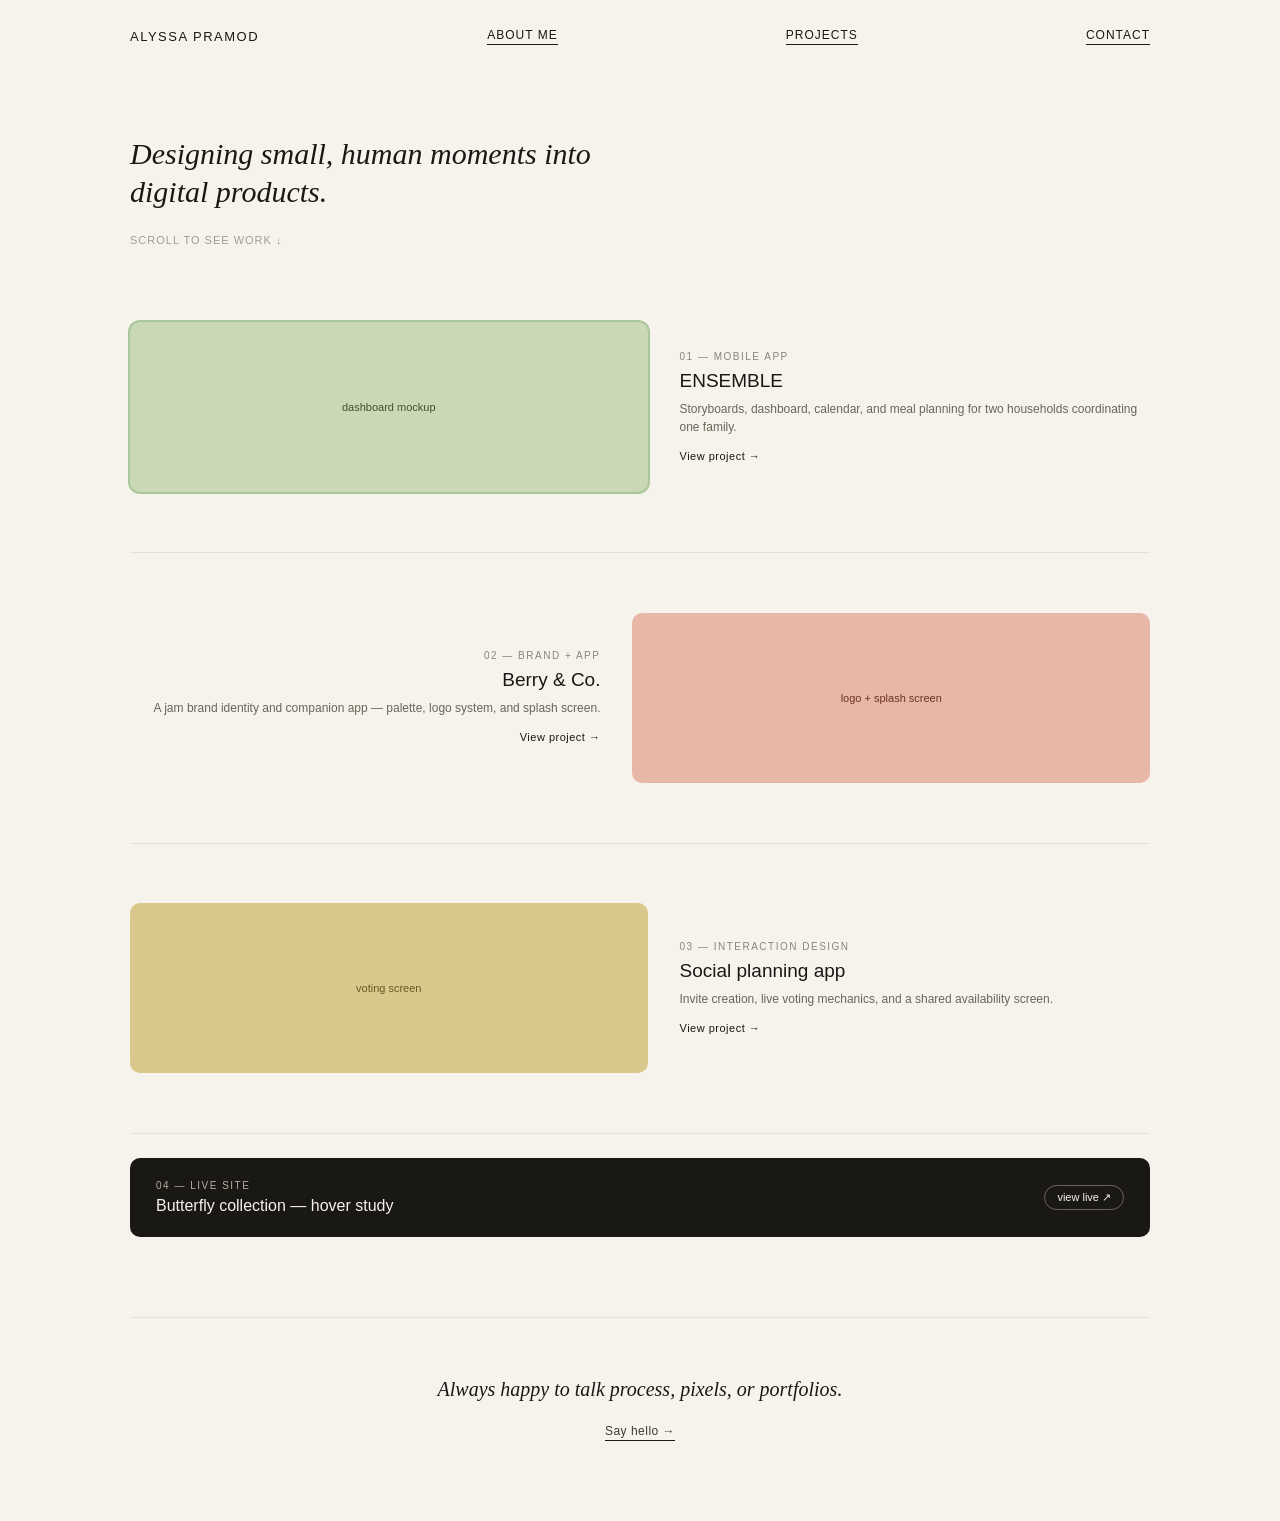
<file: index.html>
<!DOCTYPE html>
<html lang="en">
<head>
  <meta charset="UTF-8">
  <meta name="viewport" content="width=device-width, initial-scale=1.0">
  <title>Alyssa Pramod Portfolio</title>
  <link rel="stylesheet" href="style.css">
</head>
<body>

  <nav class="site-nav">
    <span class="logo">ALYSSA PRAMOD</span>
    <a href="about.html" class="about-link">ABOUT ME</a>
    <a href="projects.html" class="about-link">PROJECTS</a>
    <a href="contact.html" class="about-link">CONTACT</a>
  </nav>

  <section class="hero">
    <h1 class="hero-heading">Designing small, human moments into digital products.</h1>
    <p class="scroll-cue">SCROLL TO SEE WORK ↓</p>
  </section>

  <section class="work-section">

    <a href="family-app.html" class="project-row">
      <div class="project-media project-media--sage">
        <span>dashboard mockup</span>
      </div>
      <div class="project-info">
        <p class="project-number">01 — MOBILE APP</p>
        <h2 class="project-title">ENSEMBLE</h2>
        <p class="project-desc">Storyboards, dashboard, calendar, and meal planning for two households coordinating one family.</p>
        <span class="project-cta">View project →</span>
      </div>
    </a>

    <hr class="row-divider">

    <a href="berry-and-co.html" class="project-row project-row--reverse">
      <div class="project-info">
        <p class="project-number">02 — BRAND + APP</p>
        <h2 class="project-title">Berry & Co.</h2>
        <p class="project-desc">A jam brand identity and companion app — palette, logo system, and splash screen.</p>
        <span class="project-cta">View project →</span>
      </div>
      <div class="project-media project-media--terracotta">
        <span>logo + splash screen</span>
      </div>
    </a>

    <hr class="row-divider">

    <a href="social-app.html" class="project-row">
      <div class="project-media project-media--honey">
        <span>voting screen</span>
      </div>
      <div class="project-info">
        <p class="project-number">03 — INTERACTION DESIGN</p>
        <h2 class="project-title">Social planning app</h2>
        <p class="project-desc">Invite creation, live voting mechanics, and a shared availability screen.</p>
        <span class="project-cta">View project →</span>
      </div>
    </a>

    <hr class="row-divider">

    <a href="butterfly-study.html" class="project-feature">
      <div class="project-feature-info">
        <p class="project-number">04 — LIVE SITE</p>
        <h2 class="project-feature-title">Butterfly collection — hover study</h2>
        <href="https://alyssa1912.github.io/assignment_3/</a>
      </div>
      <span class="pill">view live ↗</span>
    </a>

  </section>

  <footer class="closing">
    <p class="closing-line">Always happy to talk process, pixels, or portfolios.</p>
    <a href="mailto:alyssa.pramod@gmail.com" class="closing-cta">Say hello →</a>
  </footer>

</body>
</html>
</file>
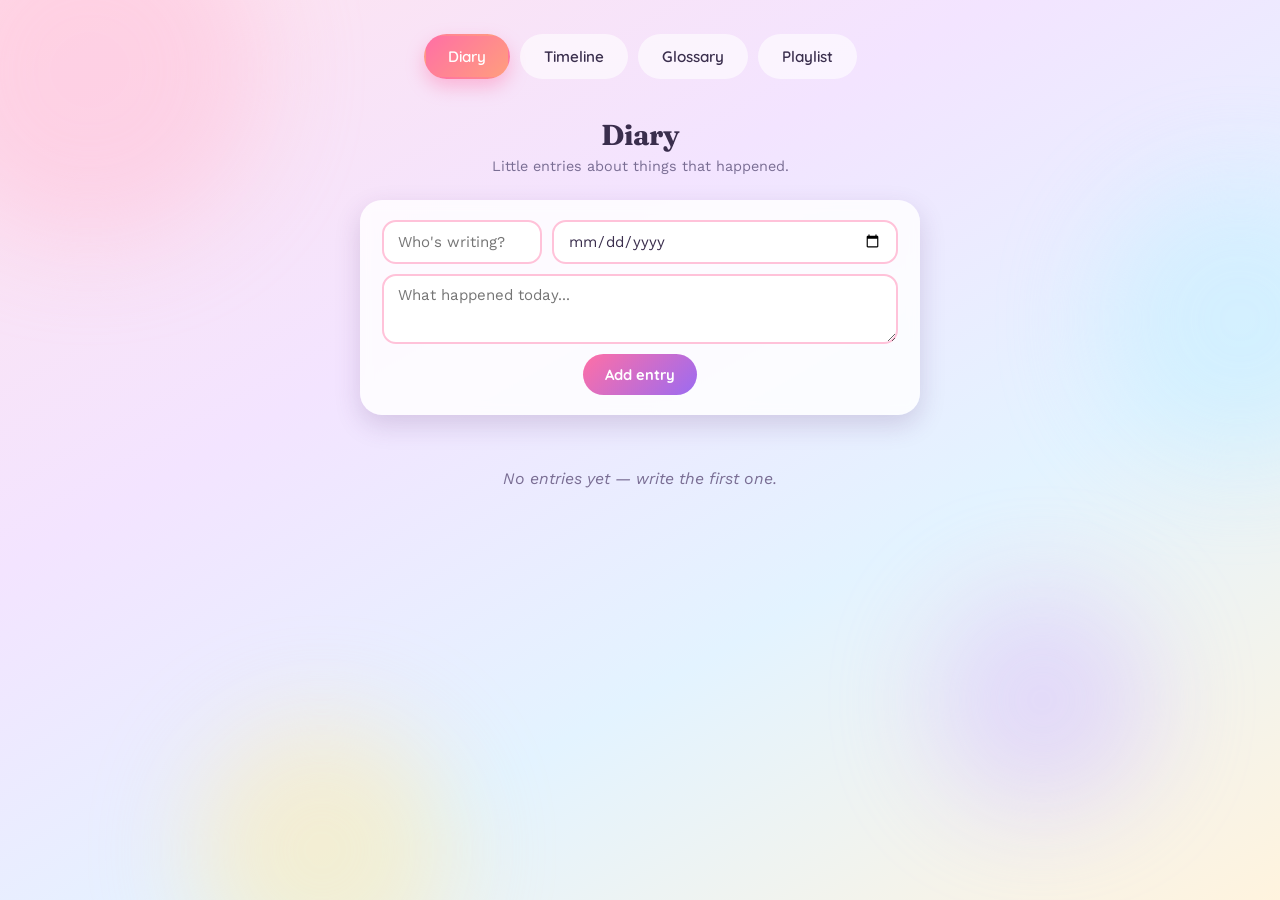
<file: AlyssaPramod/index.html>
<!DOCTYPE html>
<html lang="en">
<head>
<meta charset="UTF-8">
<meta name="viewport" content="width=device-width, initial-scale=1.0">
<title>Our Story</title>
<link rel="preconnect" href="https://fonts.googleapis.com">
<link href="https://fonts.googleapis.com/css2?family=Fraunces:opsz,wght@9..144,500;9..144,600;9..144,700&family=Quicksand:wght@500;600;700&family=Work+Sans:wght@400;500;600&display=swap" rel="stylesheet">
<style>
  :root{
    --pink: #FF6FA5;
    --pink-soft: #FFC2D9;
    --purple: #9B6BF2;
    --purple-soft: #D9C6FF;
    --peach: #FF9E7D;
    --peach-soft: #FFD9C7;
    --yellow: #FFCB4D;
    --yellow-soft: #FFEBB0;
    --blue: #5AC8F2;
    --blue-soft: #C6EEFF;
    --mint: #4DE0C0;
    --ink: #3A2E4D;
    --ink-soft: #7A6E94;
    --card: rgba(255,255,255,0.82);
    --shadow: rgba(90, 50, 110, 0.18);
  }
  *{box-sizing:border-box;}
  html,body{margin:0;padding:0;}
  body{
    min-height:100vh;
    font-family: 'Work Sans', -apple-system, sans-serif;
    color: var(--ink);
    background: linear-gradient(150deg, #FFE3EE 0%, #F3E4FF 35%, #E3F3FF 65%, #FFF3DE 100%);
    overflow-x:hidden;
    position:relative;
  }
  h1,h2,h3,.display{ font-family:'Fraunces', Georgia, serif; color: var(--ink); margin:0; }

  /* floating bubble atmosphere */
  .blob{ position: fixed; border-radius:50%; filter: blur(50px); opacity:0.55; z-index:0; pointer-events:none; }
  .blob1{ width:340px; height:340px; background: var(--pink-soft); top:-100px; left:-80px; animation: float1 22s ease-in-out infinite; }
  .blob2{ width:280px; height:280px; background: var(--blue-soft); top:20%; right:-100px; animation: float2 26s ease-in-out infinite; }
  .blob3{ width:260px; height:260px; background: var(--yellow-soft); bottom:-80px; left:15%; animation: float3 24s ease-in-out infinite; }
  .blob4{ width:220px; height:220px; background: var(--purple-soft); bottom:10%; right:10%; animation: float1 20s ease-in-out infinite reverse; }
  @keyframes float1{ 0%,100%{ transform: translate(0,0); } 50%{ transform: translate(30px, 40px); } }
  @keyframes float2{ 0%,100%{ transform: translate(0,0); } 50%{ transform: translate(-40px, 30px); } }
  @keyframes float3{ 0%,100%{ transform: translate(0,0); } 50%{ transform: translate(25px, -35px); } }
  @media (prefers-reduced-motion: reduce){ .blob{ animation: none !important; } }

  .app{ position:relative; z-index:1; max-width: 920px; margin: 0 auto; padding: 34px 24px 90px; }

  /* nav */
  nav.tabs{
    display:flex; gap:10px; flex-wrap:wrap; justify-content:center;
    margin-bottom: 38px;
  }
  .tab-btn{
    all:unset; cursor:pointer;
    font-family:'Quicksand', sans-serif;
    font-weight:600; font-size:0.95rem;
    padding: 11px 22px;
    border-radius: 999px;
    color: var(--ink);
    background: rgba(255,255,255,0.6);
    border: 2px solid transparent;
    transition: transform .15s ease, box-shadow .15s ease;
  }
  .tab-btn:hover{ transform: translateY(-2px); }
  .tab-btn.active[data-screen="diary"]{ background: linear-gradient(135deg, var(--pink), var(--peach)); color:#fff; box-shadow: 0 8px 18px rgba(255,111,165,0.4); }
  .tab-btn.active[data-screen="timeline"]{ background: linear-gradient(135deg, var(--purple), var(--pink)); color:#fff; box-shadow: 0 8px 18px rgba(155,107,242,0.4); }
  .tab-btn.active[data-screen="glossary"]{ background: linear-gradient(135deg, var(--yellow), var(--peach)); color:#fff; box-shadow: 0 8px 18px rgba(255,203,77,0.4); }
  .tab-btn.active[data-screen="playlist"]{ background: linear-gradient(135deg, var(--blue), var(--mint)); color:#fff; box-shadow: 0 8px 18px rgba(90,200,242,0.4); }

  .screen{ display:none; animation: rise .5s ease; }
  .screen.active{ display:block; }
  @keyframes rise{ from{ opacity:0; transform: translateY(10px);} to{opacity:1; transform:translateY(0);} }

  h2{ font-size:1.8rem; text-align:center; }
  .eyebrow-note{ text-align:center; color: var(--ink-soft); font-size:0.9rem; margin: 6px 0 26px; }

  /* forms */
  .add-form{
    display:flex; flex-direction:column; gap:10px; margin: 0 auto 34px;
    background: var(--card); backdrop-filter: blur(6px);
    border-radius: 22px; padding: 20px 22px;
    box-shadow: 0 10px 26px var(--shadow);
    max-width: 560px;
  }
  .add-form .row{ display:flex; gap:10px; flex-wrap:wrap; }
  .add-form input, .add-form textarea{
    font-family:'Work Sans', sans-serif;
    border: 2px solid var(--pink-soft);
    border-radius: 14px;
    padding: 10px 14px;
    font-size:0.94rem;
    background: #fff;
    color: var(--ink);
    flex:1; min-width:140px;
  }
  .add-form textarea{ min-height:70px; resize:vertical; }
  .add-form input:focus, .add-form textarea:focus{ outline:2px solid var(--purple); outline-offset:1px; border-color: var(--purple); }
  .btn{
    all:unset; cursor:pointer;
    font-family:'Quicksand', sans-serif; font-weight:700; font-size:0.92rem;
    padding: 11px 22px; border-radius: 999px; align-self:center;
    color:#fff;
    background: linear-gradient(135deg, var(--pink), var(--purple));
    transition: transform .15s ease;
  }
  .btn:hover{ transform: translateY(-2px) scale(1.02); }
  .btn:focus-visible{ outline:2px solid var(--ink); outline-offset:2px; }

  .empty{ text-align:center; color: var(--ink-soft); font-style:italic; padding: 20px 4px; }

  /* diary */
  .diary-entry{
    background: var(--card); backdrop-filter: blur(6px);
    border-radius: 20px; padding: 18px 22px; margin: 0 auto 16px; max-width: 560px;
    box-shadow: 0 8px 20px var(--shadow);
    border-left: 6px solid var(--pink);
  }
  .diary-entry:nth-child(3n+2){ border-left-color: var(--purple); }
  .diary-entry:nth-child(3n){ border-left-color: var(--blue); }
  .diary-entry .meta{ display:flex; justify-content:space-between; font-size:0.8rem; color:var(--ink-soft); margin-bottom:8px; }
  .diary-entry .author{ color: var(--pink); font-weight:700; }
  .diary-entry p{ margin:0; line-height:1.55; }
  .del-x{ all:unset; cursor:pointer; color: var(--ink-soft); font-size:0.78rem; }
  .del-x:hover{ color: var(--pink); }

  /* ---------- TIMELINE: growing bubble path ---------- */
  .tl-wrap{ position:relative; max-width: 640px; margin: 0 auto; padding: 10px 0 30px; }
  .tl-line{
    position:absolute; left:50%; top:0; bottom:0; width:6px; transform: translateX(-50%);
    background: linear-gradient(to bottom, var(--pink), var(--purple), var(--blue), var(--mint), var(--yellow), var(--pink));
    background-size: 100% 400%;
    border-radius: 999px;
    animation: flow 14s linear infinite;
  }
  @keyframes flow{ 0%{ background-position: 0 0; } 100%{ background-position: 0 100%; } }
  @media (prefers-reduced-motion: reduce){ .tl-line{ animation:none; } }

  .tl-item{ position:relative; display:flex; margin-bottom: 44px; align-items:flex-start; }
  .tl-item.left{ justify-content: flex-end; padding-right: calc(50% + 30px); }
  .tl-item.right{ justify-content: flex-start; padding-left: calc(50% + 30px); }
  .tl-node{
    position:absolute; left:50%; top:6px; transform: translateX(-50%);
    width: 26px; height:26px; border-radius:50%;
    border: 4px solid #fff;
    box-shadow: 0 4px 12px var(--shadow);
    z-index:2;
  }
  .tl-bubble{
    position:relative;
    background: var(--card); backdrop-filter: blur(6px);
    border-radius: 26px 26px 26px 4px;
    padding: 16px 20px; max-width: 260px;
    box-shadow: 0 10px 24px var(--shadow);
  }
  .tl-item.left .tl-bubble{ border-radius: 26px 26px 4px 26px; }
  .tl-date{ font-family:'Quicksand', sans-serif; font-size:0.75rem; font-weight:700; color: var(--purple); }
  .tl-title{ font-family:'Fraunces', serif; font-size:1.15rem; margin: 3px 0 4px; }
  .tl-desc{ color: var(--ink-soft); font-size:0.88rem; line-height:1.5; }
  .tl-del{ position:absolute; top:8px; right:12px; }
  @media (max-width: 640px){
    .tl-line{ left: 22px; }
    .tl-node{ left:22px; }
    .tl-item.left, .tl-item.right{ justify-content:flex-start; padding-left: 56px; padding-right:0; }
    .tl-item.left .tl-bubble{ border-radius: 4px 26px 26px 26px; }
  }

  /* glossary */
  .glossary-grid{ display:grid; grid-template-columns: 1fr 1fr; gap:16px; max-width:700px; margin: 0 auto; }
  .term-card{
    background: var(--card); backdrop-filter: blur(6px);
    border-radius: 20px; padding: 16px 18px;
    box-shadow: 0 8px 20px var(--shadow);
    border-top: 5px solid var(--yellow);
  }
  .term-card:nth-child(3n+2){ border-top-color: var(--pink); }
  .term-card:nth-child(3n){ border-top-color: var(--blue); }
  .term-card .term{ font-family:'Fraunces', serif; font-weight:600; font-size:1.05rem; }
  .term-card .def{ color: var(--ink-soft); font-size:0.88rem; margin-top:4px; line-height:1.45; }
  @media (max-width:640px){ .glossary-grid{ grid-template-columns:1fr; } }

  /* playlist wall */
  .wall{ display:grid; grid-template-columns: repeat(auto-fill, minmax(160px,1fr)); gap:20px; max-width:760px; margin:0 auto; }
.cover{
    position:relative;
    aspect-ratio:1;
    border-radius:25px;
    overflow:hidden;
    box-shadow:0 10px 22px var(--shadow);
    display:flex;
    align-items:flex-end;
    padding:16px;
    background-size:cover;
    background-position:center;
    isolation:isolate;
}

.cover::after{
    content:'';
    position:absolute;
    inset:0;
    background:linear-gradient(
        to top,
        rgba(30,20,40,0.8) 0%,
        rgba(30,20,40,0.2) 55%,
        rgba(30,20,40,0) 100%
    );
    z-index:0;
}

.cover .txt{
    position:relative;
    z-index:2;
    color:#fff;
    text-shadow:0 1px 5px rgba(0,0,0,0.35);
}

.cover .song{
    font-family:'Fraunces', serif;
    font-weight:600;
    font-size:0.95rem;
    line-height:1.2;
}

.cover .artist{
    font-size:0.72rem;
    opacity:0.9;
    margin-top:3px;
}

.cover .del-x{
    position:absolute;
    top:10px;
    right:10px;
    z-index:3;

    width:30px;
    height:30px;
    border-radius:50%;

    display:flex;
    align-items:center;
    justify-content:center;

    background:rgba(255,255,255,0.9);
    color:var(--ink);

    font-family:'Quicksand', sans-serif;
    font-size:18px;
    font-weight:700;

    box-shadow:0 3px 10px rgba(0,0,0,0.2);
}

.cover .del-x:hover{
    background:#fff;
    color:var(--pink);
    transform:scale(1.08);
}


  .cover .txt{ position:relative; z-index:1; color:#fff; }
  .cover .song{ font-family:'Fraunces', serif; font-weight:600; font-size:0.9rem; line-height:1.2; }
  .cover .artist{ font-size:0.72rem; opacity:0.9; margin-top:2px; }
  .cover .del-x{ position:absolute; top:10px; right:14px; color: rgba(255,255,255,0.85); z-index:2; }

  ::selection{ background: var(--yellow); color: var(--ink); }
</style>
</head>
<body>

<div class="blob blob1"></div>
<div class="blob blob2"></div>
<div class="blob blob3"></div>
<div class="blob blob4"></div>

<div class="app">
  <nav class="tabs">
    <button class="tab-btn active" data-screen="diary">Diary</button>
    <button class="tab-btn" data-screen="timeline">Timeline</button>
    <button class="tab-btn" data-screen="glossary">Glossary</button>
    <button class="tab-btn" data-screen="playlist">Playlist</button>
  </nav>

  <!-- DIARY -->
  <section class="screen active" id="screen-diary">
    <h2>Diary</h2>
    <div class="eyebrow-note">Little entries about things that happened.</div>
    <div class="add-form">
      <div class="row">
        <input id="d-author" placeholder="Who's writing?" style="max-width:160px;">
        <input id="d-date" type="date">
      </div>
      <textarea id="d-text" placeholder="What happened today..."></textarea>
      <button class="btn" id="d-add">Add entry</button>
    </div>
    <div id="diary-list"></div>
  </section>

  <!-- TIMELINE -->
  <section class="screen" id="screen-timeline">
    <h2>Timeline</h2>
    <div class="eyebrow-note">Watch it grow every time you add a milestone.</div>
    <div class="add-form">
      <div class="row">
        <input id="t-title" placeholder="Milestone (e.g. First trip)" style="max-width:220px;">
        <input id="t-date" type="date">
      </div>
      <textarea id="t-desc" placeholder="A little detail about it (optional)"></textarea>
      <button class="btn" id="t-add">Add milestone</button>
    </div>
    <div class="tl-wrap" id="timeline-wrap">
      <div class="tl-line" id="tl-line" style="display:none;"></div>
      <div id="timeline-list"></div>
    </div>
  </section>

  <!-- GLOSSARY -->
  <section class="screen" id="screen-glossary">
    <h2>Glossary</h2>
    <div class="eyebrow-note">The words and jokes only the two of you would understand.</div>
    <div class="add-form">
      <div class="row">
        <input id="g-term" placeholder="Term or phrase" style="max-width:220px;">
      </div>
      <textarea id="g-def" placeholder="What it means / where it came from"></textarea>
      <button class="btn" id="g-add">Add to glossary</button>
    </div>
    <div class="glossary-grid" id="glossary-list"></div>
  </section>

  <!-- PLAYLIST -->
  <section class="screen" id="screen-playlist">
    <h2>Playlist</h2>
    <div class="eyebrow-note">Add a song and it joins the wall as its own little cover.</div>
    <div class="add-form">
      <div class="row">
        <input id="p-song" placeholder="Song title" style="max-width:220px;">
        <input id="p-artist" placeholder="Artist" style="max-width:180px;">
      </div>
      <button class="btn" id="p-add">Add song</button>
    </div>
    <div class="wall" id="playlist-wall"></div>
  </section>

</div>

<script>
function getData(key, fallback){
  try {
    const data = localStorage.getItem(key);
    return data ? JSON.parse(data) : fallback;
  } catch(e) {
    console.error('storage get failed', e);
    return fallback;
  }
}

function setData(key, value){
  try {
    localStorage.setItem(key, JSON.stringify(value));
  } catch(e) {
    console.error('storage set failed', e);
  }
}

document.querySelectorAll('.tab-btn').forEach(btn=>{
  btn.addEventListener('click', ()=>{
    document.querySelectorAll('.tab-btn').forEach(b=>b.classList.remove('active'));
    document.querySelectorAll('.screen').forEach(s=>s.classList.remove('active'));
    btn.classList.add('active');
    document.getElementById('screen-' + btn.dataset.screen).classList.add('active');
  });
});

const bubbleColors = ['#FF6FA5','#9B6BF2','#5AC8F2','#4DE0C0','#FFCB4D','#FF9E7D'];

// ---------- diary ----------
async function renderDiary(){
  const entries = await getData('diary-entries', []);
  const list = document.getElementById('diary-list');
  if(entries.length === 0){ list.innerHTML = '<div class="empty">No entries yet — write the first one.</div>'; return; }
  const sorted = [...entries].sort((a,b)=> (b.date||'').localeCompare(a.date||''));
  list.innerHTML = sorted.map(e => `
    <div class="diary-entry">
      <div class="meta">
        <span><span class="author">${escapeHtml(e.author||'Someone')}</span> · ${formatDate(e.date)}</span>
        <button class="del-x" data-id="${e.id}">remove</button>
      </div>
      <p>${escapeHtml(e.text)}</p>
    </div>
  `).join('');
  list.querySelectorAll('.del-x').forEach(btn=>{
    btn.addEventListener('click', async ()=>{
      const all = await getData('diary-entries', []);
      await setData('diary-entries', all.filter(x=>x.id !== btn.dataset.id));
      renderDiary();
    });
  });
}
document.getElementById('d-add').addEventListener('click', async ()=>{
  const author = document.getElementById('d-author').value.trim();
  const date = document.getElementById('d-date').value;
  const text = document.getElementById('d-text').value.trim();
  if(!text) return;
  const all = await getData('diary-entries', []);
  all.push({ id: crypto.randomUUID(), author, date, text });
  await setData('diary-entries', all);
  document.getElementById('d-author').value='';
  document.getElementById('d-text').value='';
  renderDiary();
});

// ---------- timeline (growing bubble path) ----------
async function renderTimeline(){
  const items = await getData('timeline-milestones', []);
  const list = document.getElementById('timeline-list');
  const line = document.getElementById('tl-line');
  if(items.length === 0){
    line.style.display = 'none';
    list.innerHTML = '<div class="empty">No milestones yet — add the first one and the timeline will start growing.</div>';
    return;
  }
  line.style.display = 'block';
  const sorted = [...items].sort((a,b)=> (a.date||'').localeCompare(b.date||''));
  list.innerHTML = sorted.map((m, i) => {
    const side = i % 2 === 0 ? 'left' : 'right';
    const color = bubbleColors[i % bubbleColors.length];
    return `
    <div class="tl-item ${side}">
      <div class="tl-node" style="background:${color};"></div>
      <div class="tl-bubble">
        <button class="del-x tl-del" data-id="${m.id}">×</button>
        <div class="tl-date">${formatDate(m.date)}</div>
        <div class="tl-title">${escapeHtml(m.title)}</div>
        ${m.desc ? `<div class="tl-desc">${escapeHtml(m.desc)}</div>` : ''}
      </div>
    </div>`;
  }).join('');
  list.querySelectorAll('.del-x').forEach(btn=>{
    btn.addEventListener('click', async ()=>{
      const all = await getData('timeline-milestones', []);
      await setData('timeline-milestones', all.filter(x=>x.id !== btn.dataset.id));
      renderTimeline();
    });
  });
}
document.getElementById('t-add').addEventListener('click', async ()=>{
  const title = document.getElementById('t-title').value.trim();
  const date = document.getElementById('t-date').value;
  const desc = document.getElementById('t-desc').value.trim();
  if(!title) return;
  const all = await getData('timeline-milestones', []);
  all.push({ id: crypto.randomUUID(), title, date, desc });
  await setData('timeline-milestones', all);
  document.getElementById('t-title').value='';
  document.getElementById('t-desc').value='';
  renderTimeline();
});

// ---------- glossary ----------
async function renderGlossary(){
  const terms = await getData('glossary-terms', []);
  const list = document.getElementById('glossary-list');
  if(terms.length === 0){ list.innerHTML = '<div class="empty">No entries yet — add your first inside joke.</div>'; return; }
  const sorted = [...terms].sort((a,b)=> a.term.localeCompare(b.term));
  list.innerHTML = sorted.map(t => `
    <div class="term-card">
      <div class="term">${escapeHtml(t.term)} <button class="del-x" data-id="${t.id}" style="float:right;">×</button></div>
      <div class="def">${escapeHtml(t.def)}</div>
    </div>
  `).join('');
  list.querySelectorAll('.del-x').forEach(btn=>{
    btn.addEventListener('click', async (e)=>{
      e.stopPropagation();
      const all = await getData('glossary-terms', []);
      await setData('glossary-terms', all.filter(x=>x.id !== btn.dataset.id));
      renderGlossary();
    });
  });
}
document.getElementById('g-add').addEventListener('click', async ()=>{
  const term = document.getElementById('g-term').value.trim();
  const def = document.getElementById('g-def').value.trim();
  if(!term || !def) return;
  const all = await getData('glossary-terms', []);
  all.push({ id: crypto.randomUUID(), term, def });
  await setData('glossary-terms', all);
  document.getElementById('g-term').value='';
  document.getElementById('g-def').value='';
  renderGlossary();
});

// ---------- playlist wall ----------
const coverPalettes = [
  ['#FF6FA5', '#9B6BF2'],
  ['#5AC8F2', '#4DE0C0'],
  ['#FFCB4D', '#FF9E7D'],
  ['#9B6BF2', '#5AC8F2'],
  ['#FF9E7D', '#FF6FA5'],
  ['#4DE0C0', '#5AC8F2']
];
function hashStr(str){ let h=0; for(let i=0;i<str.length;i++){ h=(h*31+str.charCodeAt(i))>>>0; } return h; }

// ---------- playlist wall ----------

async function getAlbumArtwork(song, artist){
  try {
    const searchTerm = encodeURIComponent(`${song} ${artist}`);

    const response = await fetch(
      `https://itunes.apple.com/search?term=${searchTerm}&entity=song&limit=1`
    );

    const data = await response.json();

    if(data.results && data.results.length > 0){
      return data.results[0].artworkUrl100
        .replace('100x100', '600x600');
    }

    return null;

  } catch(error) {
    console.error('Could not find album artwork:', error);
    return null;
  }
}


async function renderPlaylist(){

  const songs = await getData('playlist-songs', []);

  const wall = document.getElementById('playlist-wall');

  if(songs.length === 0){
    wall.innerHTML =
      '<div class="empty">No songs yet — add your first one.</div>';
    return;
  }

  wall.innerHTML = songs.map(s => {

    return `
      <div class="cover"
        data-id="${s.id}"
        style="
          background-image:
            url('${s.artwork || ''}');
        "
      >

        <button
          class="del-x"
          data-id="${s.id}"
          aria-label="Remove song"
          title="Remove song"
        >×</button>

        <div class="txt">

          <div class="song">
            ${escapeHtml(s.song)}
          </div>

          <div class="artist">
            ${escapeHtml(s.artist || '')}
          </div>

        </div>

      </div>
    `;

  }).join('');


  // Delete buttons
  wall.querySelectorAll('.del-x').forEach(btn => {

    btn.addEventListener('click', async () => {

      const all = await getData('playlist-songs', []);

      const updated = all.filter(
        x => x.id !== btn.dataset.id
      );

      await setData('playlist-songs', updated);

      renderPlaylist();

    });

  });
}


// Add new song
document.getElementById('p-add').addEventListener('click', async () => {

  const song =
    document.getElementById('p-song').value.trim();

  const artist =
    document.getElementById('p-artist').value.trim();


  if(!song) return;


  const button = document.getElementById('p-add');

  button.textContent = 'Finding cover...';
  button.disabled = true;


  // Search for album artwork
  const artwork =
    await getAlbumArtwork(song, artist);


  const all =
    await getData('playlist-songs', []);


  all.push({
    id: crypto.randomUUID(),
    song,
    artist,
    artwork
  });


  await setData(
    'playlist-songs',
    all
  );


  // Clear inputs
  document.getElementById('p-song').value = '';
  document.getElementById('p-artist').value = '';


  button.textContent = 'Add song';
  button.disabled = false;


  renderPlaylist();

});

// ---------- utils ----------
function escapeHtml(str){ const d = document.createElement('div'); d.textContent = str || ''; return d.innerHTML; }
function formatDate(d){
  if(!d) return 'undated';
  const dt = new Date(d + 'T00:00:00');
  if(isNaN(dt)) return d;
  return dt.toLocaleDateString(undefined, { year:'numeric', month:'short', day:'numeric' });
}

renderDiary();
renderTimeline();
renderGlossary();
renderPlaylist();
</script>

</body>
</html>
</file>
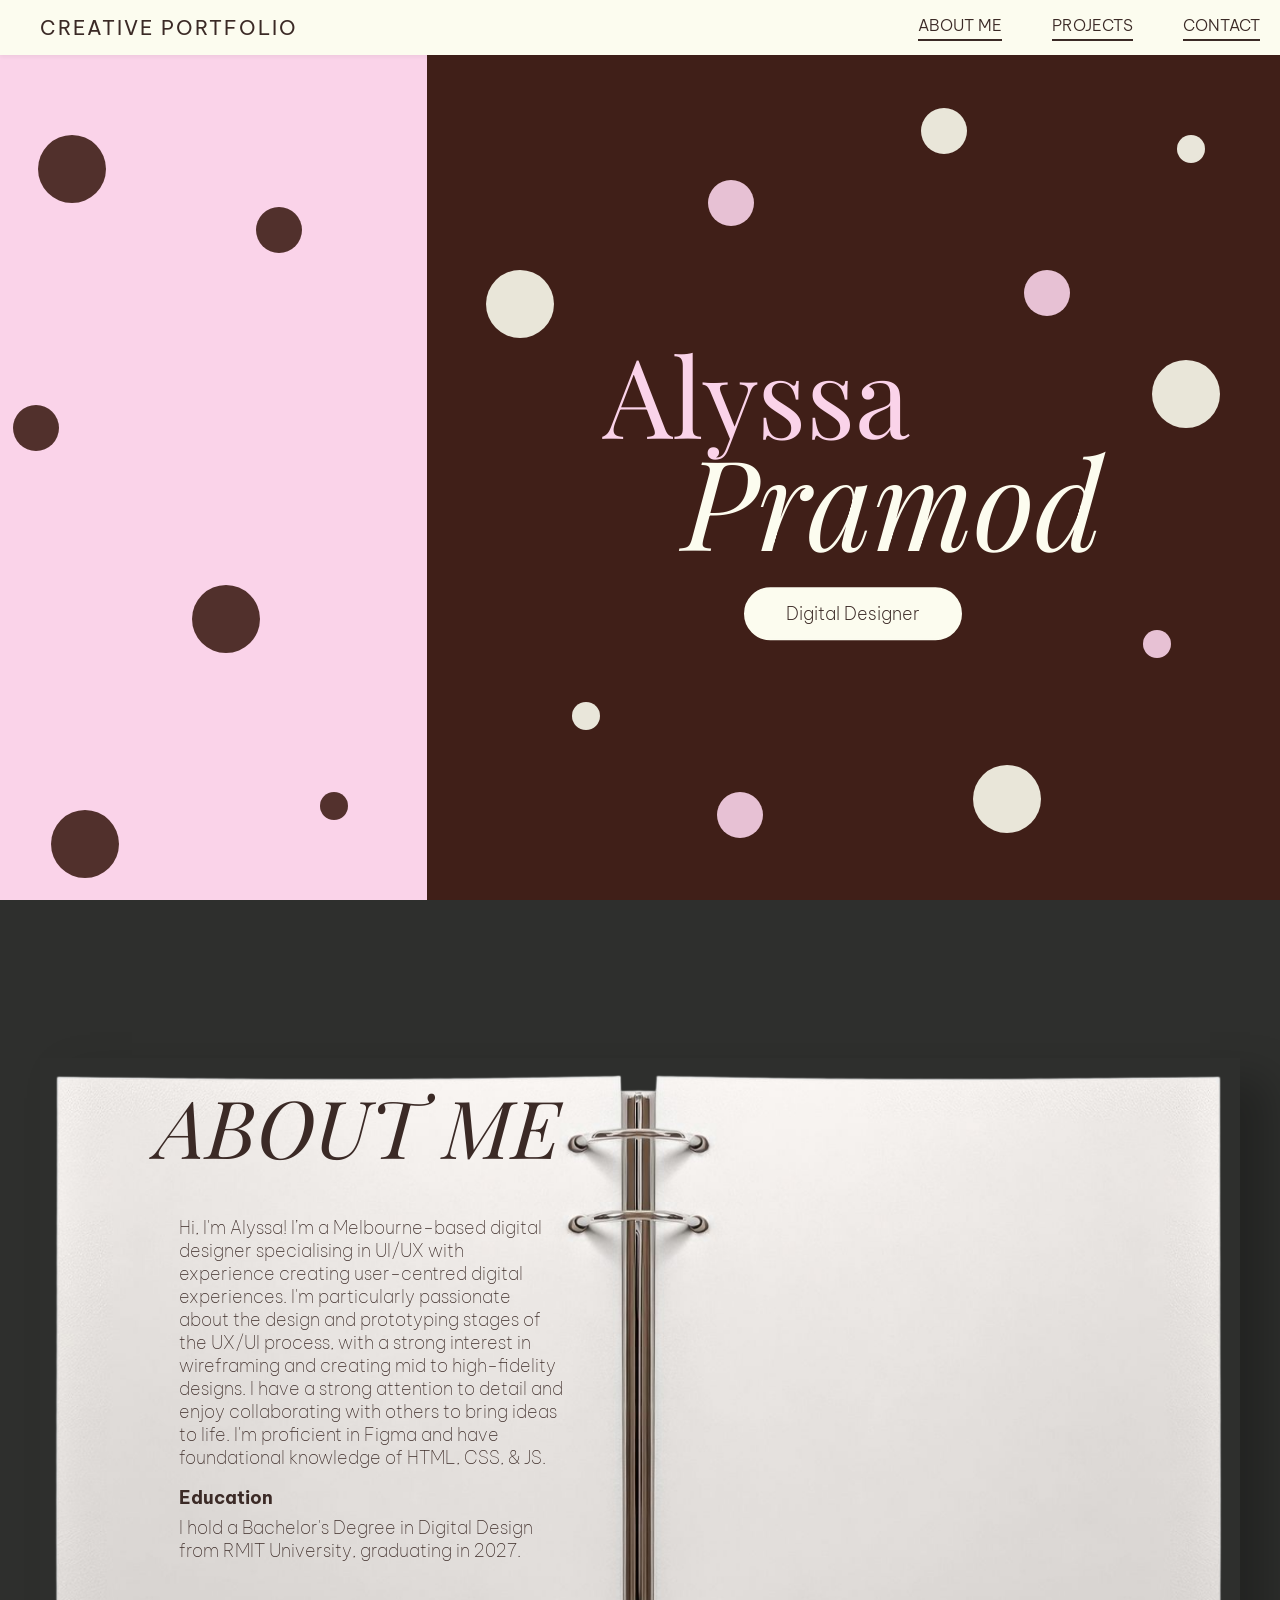
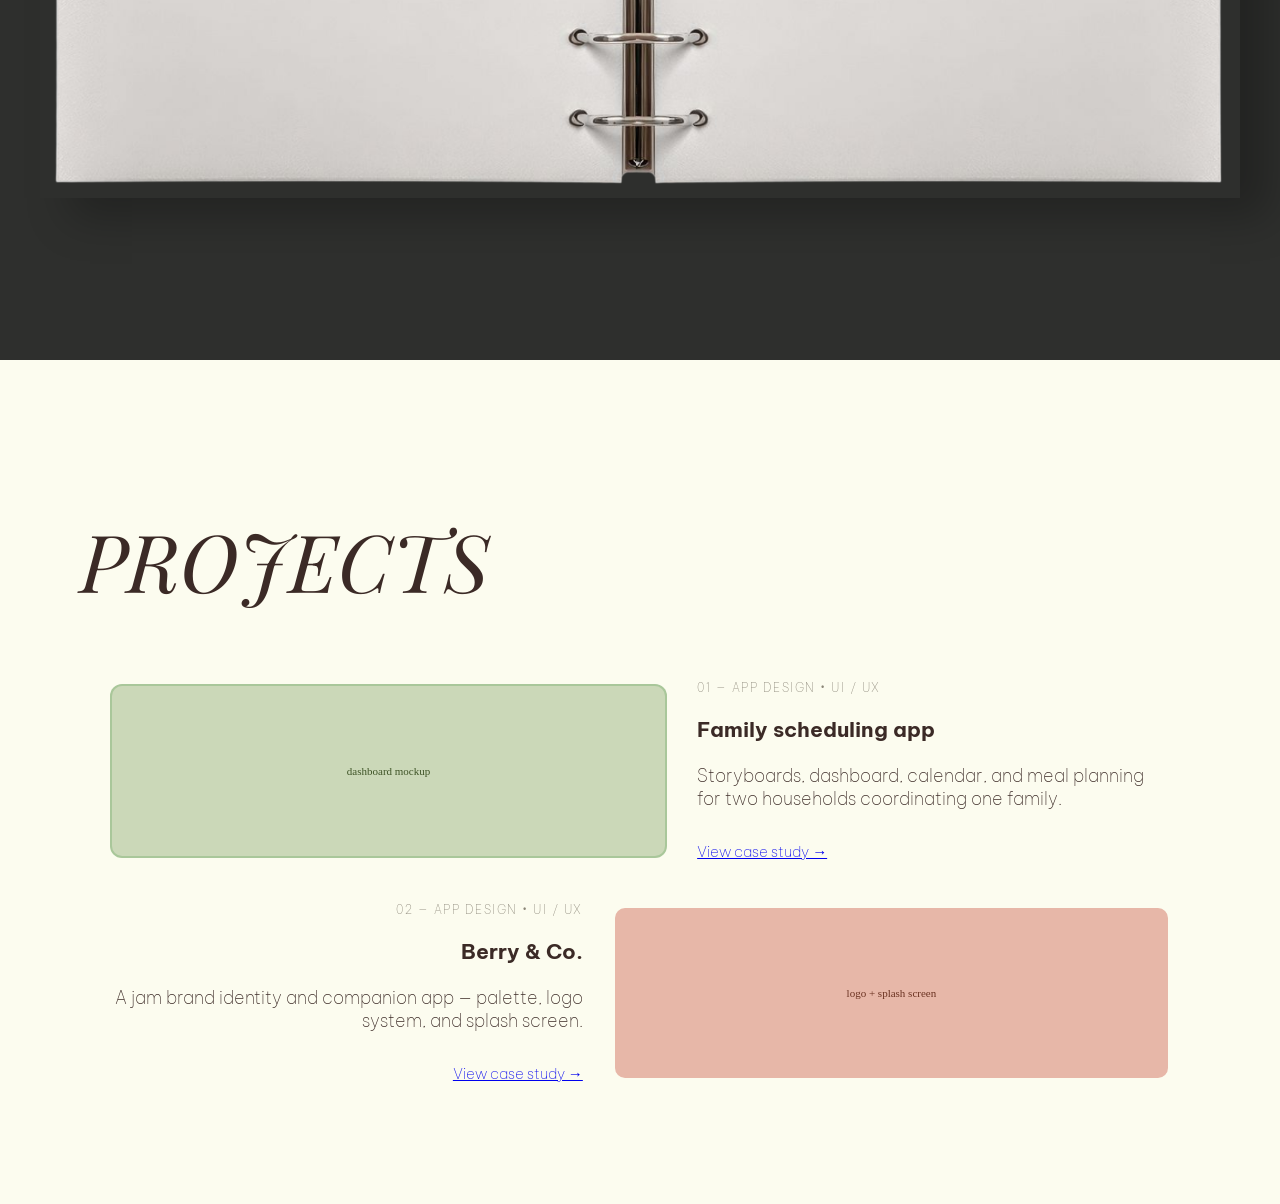
<file: test.portfolio/index.html>
<!DOCTYPE html>
<html lang="en">
<head>
    <meta charset="UTF-8">
    <meta name="viewport" content="width=device-width, initial-scale=1.0">
    <title>Alyssa Pramod Portfolio</title>
    <link href="https://fonts.googleapis.com/css2?family=Playfair+Display:ital,wght@0,400;0,600;0,700;1,400;1,600;1,700&display=swap" rel="stylesheet">
    <link href="https://fonts.googleapis.com/css2?family=Be+Vietnam+Pro:wght@300;400;500;600;700&display=swap" rel="stylesheet">
    <link rel="stylesheet" href="style.css">
    
</head>

<body>

    <nav class="site-nav">
        <span class="logo">CREATIVE PORTFOLIO</span>

        <div class="nav-links">
            <a href="about.html">ABOUT ME</a>
            <a href="projects.html">PROJECTS</a>
            <a href="contact.html">CONTACT</a>
        </div>
    </nav>



    <!-- HERO SECTION (pink + brown split) -->
    <section class="hero">
        <div class="left-side">

            <div class="left-dots">
                <span class="dot dot-brown medium"></span>
                <span class="dot dot-brown large"></span>
                <span class="dot dot-brown medium"></span>
                <span class="dot dot-brown large"></span>
                <span class="dot dot-brown large"></span>
                <span class="dot dot-brown small"></span>
                
            </div>

        </div>
        
        <div class="right-side">
                <div class="text-block">
                
                    <h1 class="title">
                        <span class="alyssa">Alyssa</span><br>
                        <span class="pramod">Pramod</span>
                    </h1>

                    <div class="pill">Digital Designer</div>
                </div>

                <div class="decorative-dots">
                    <span class="dot dot-white medium"></span>
                    <span class="dot dot-pink medium"></span>
                    <span class="dot dot-white large"></span>
                    <span class="dot dot-pink small"></span>
                    <span class="dot dot-white large"></span>
                    <span class="dot dot-pink medium"></span>
                    <span class="dot dot-white small"></span>
                    <span class="dot dot-white large"></span>
                    <span class="dot dot-pink medium"></span>
                    <span class="dot dot-white small"></span>
                </div>

        </div>

    </section>

    <!-- NORMAL SCROLL AREA BELOW -->
    <section class="content about-section">
        <div class="binder-wrapper">
            <img src="img/binder.png" alt="Binder" class="binder-img">
        </div>

        <div class="about-text">
            <h2 style="color: #3b2a26;" class="subhead">ABOUT ME</h2>

            <p class="writing" style="position: absolute;  text-align: left; top: 80%; width: 75%; left: 15%;"> Hi, I'm Alyssa! I’m a Melbourne-based digital designer specialising in UI/UX with 
                experience creating user-centred digital experiences. I'm particularly passionate about the design and prototyping stages 
                of the UX/UI process, with a strong interest in wireframing and creating mid to high-fidelity 
                designs. I have a strong attention to detail and enjoy collaborating with others to bring 
                ideas to life. I'm proficient in Figma and have foundational knowledge of HTML, CSS, & JS.
            </p>
            <p class="writing" style="position: absolute; font-weight: bold; text-align: left;  width: 75%; left: 15%; margin-top: 240px;"> 
                Education </p>
            <p class="writing" style="position: absolute;  text-align: left; width: 75%; left: 15%; margin-top: 270px;">
                I hold a Bachelor's Degree in Digital Design from RMIT University, graduating in 2027.
            </p>
        </div>

    </section>


    <section class="content">
        <h2 style="color: #3b2a26;" class="subhead">PROJECTS</h2>



    <!-- row 1: image left, text right -->
    <div style="display:grid; grid-template-columns:1.1fr 1fr; align-items:center; padding:0 32px; margin-bottom:40px;">

        <!-- image -->
        <div style="height:170px; border-radius:10px; background:#CBD8B8; display:flex; align-items:center; justify-content:center; box-shadow:0 0 0 2px #A9C79A;">
            <span style="font-size:11px; color:#3F5427;">dashboard mockup</span>
        </div>

        <!-- text -->
        <div class="writing" style="padding-left:32px;">
            <p style="font-size:12px; letter-spacing:1.5px; color:#8A8577; margin:0;">01 — APP DESIGN • UI / UX</p>
            <h3 class="subheading">Family scheduling app</h3>
            <p>Storyboards, dashboard, calendar, and meal planning for two households coordinating one family.</p>

            <!-- link to case study -->
            <a href="project1.html" style="font-size:15px; margin-top:14px; display:inline-block;">
                View case study →
            </a>
        </div>

    </div>

    <!-- row 2: text left, image right -->
    <div style="display:grid; grid-template-columns:1fr 1.1fr; align-items:center; padding:0 32px; margin-bottom:40px;">

        <!-- text -->
        <div style="padding-right:32px; text-align:right;">
            <div class="writing">
                <p style="font-size:12px; letter-spacing:1.5px; color:#8A8577; margin:0;">02 — APP DESIGN • UI / UX</p>
                <h3 class="subheading">Berry & Co.</h3>
                <p>A jam brand identity and companion app — palette, logo system, and splash screen.</p>

                <!-- link to case study -->
                <a href="project2.html" style="font-size:15px; margin-top:14px; display:inline-block;">
                    View case study →
                </a>
            </div>
        </div>

        <!-- image -->
        <div style="height:170px; border-radius:10px; background:#E7B7A8; display:flex; align-items:center; justify-content:center;">
            <span style="font-size:11px; color:#6B3322;">logo + splash screen</span>
        </div>

    </div>
   
    </section>

</body>
</html>
</file>
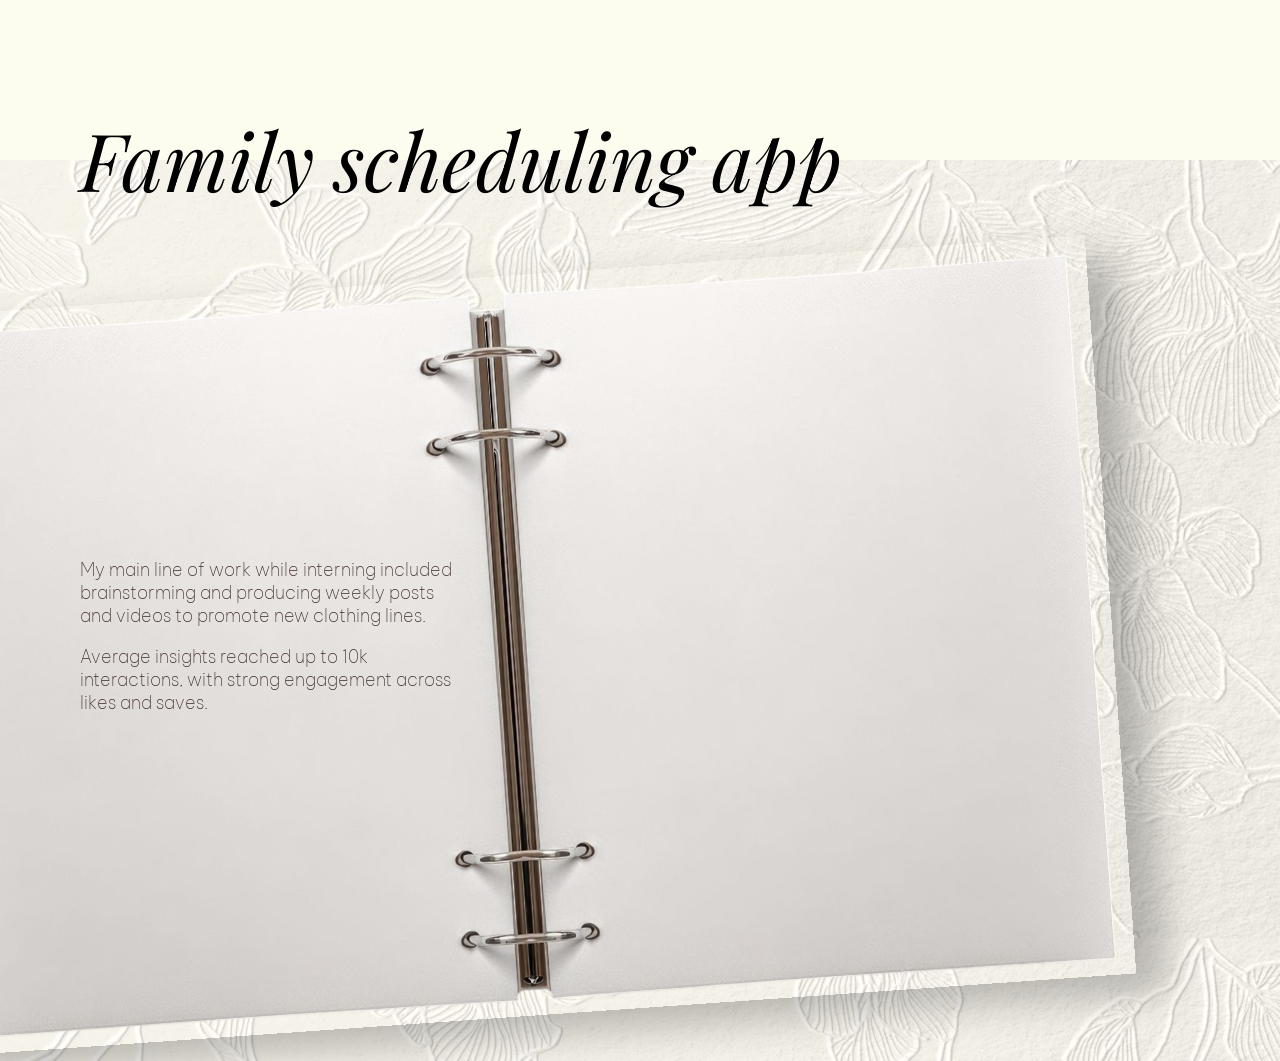
<file: test.portfolio/project1.html>
<!DOCTYPE html>
<html lang="en">
<head>
    <meta charset="UTF-8">
    <title>Family scheduling app</title>
    <link href="https://fonts.googleapis.com/css2?family=Playfair+Display:ital,wght@0,400;0,600;0,700;1,400;1,600;1,700&display=swap" rel="stylesheet">
    <link href="https://fonts.googleapis.com/css2?family=Be+Vietnam+Pro:wght@300;400;500;600;700&display=swap" rel="stylesheet">
    <link rel="stylesheet" href="style.css"> <!-- same CSS file -->
</head>

<body style="background-image: url('img/bg.png'); 
        background-size: 100% auto;" >

    
    <section class="content">

        <h2 class="subhead" 
        style="z-index: 2;
        position: absolute;
        margin-top: 25px;">Family scheduling app</h2>
        
        <div class="binder-wrapper binder-tilted">
            <img src="img/binder.png" class="binder-img"> </img>
        </div>

        <div style="z-index: 2;
        position: absolute;
        width: 30%;
        top: 60%;
        margin: 0 auto;">

            <p class="writing">
                My main line of work while interning included brainstorming and producing weekly posts
                and videos to promote new clothing lines.
            </p>

            <p class="writing">
                Average insights reached up to 10k interactions, with strong engagement across likes and saves.
            </p>
        </div>

        <!-- <div>
            <a href="index.html"  style="z-index: 2; margin-top:24px; display:inline-block;">
            ← Back to projects
            </a>
        </div> -->
        
    </section>

</body>
</html>
</file>
<file: style.css>
/* ===== Design tokens ===== */
:root {
  --cream: rgb(246, 243, 236);
  --cream-alt: rgb(237, 232, 220);
  --ink: rgb(26, 24, 21);
  --ink-soft: rgb(61, 58, 52);
  --muted: rgb(107, 101, 89);
  --muted-light: rgb(163, 156, 140);
  --eyebrow: rgb(138, 133, 119);
  --hairline: rgba(0, 0, 0, 0.08);

  /* project accent tints */
  --sage: rgb(203, 216, 184);
  --sage-text: rgb(63, 84, 39);
  --sage-ring: rgb(169, 199, 154);

  --terracotta: rgb(231, 183, 168);
  --terracotta-text: rgb(107, 51, 34);

  --honey: rgb(217, 200, 140);
  --honey-text: rgb(107, 87, 34);

  --font-body: 'Helvetica Neue', Arial, 'Segoe UI', sans-serif;
  --font-display: Georgia, Cambria, 'Times New Roman', serif;

  --max-width: 1100px;
}

* { box-sizing: border-box; }

html { scroll-behavior: smooth; }

body {
  margin: 0;
  background: var(--cream);
  color: var(--ink-soft);
  font-family: var(--font-body);
  -webkit-font-smoothing: antialiased;
  max-width: var(--max-width);
  padding: 0 40px;
  margin-left: auto;
  margin-right: auto;
}

a { color: inherit; text-decoration: none; }

hr { border: none; }

/* ===== Nav ===== */
.site-nav {
  display: flex;
  justify-content: space-between;
  align-items: center;
  padding: 28px 0 0;
}

.logo {
  font-size: 13px;
  letter-spacing: 1.5px;
  font-weight: 500;
  color: var(--ink);
}

.about-link {
  font-size: 12px;
  letter-spacing: 1px;
  color: var(--ink);
  border-bottom: 1px solid var(--ink);
  padding-bottom: 2px;
  transition: opacity 0.2s ease;
}

.about-link:hover { opacity: 0.6; }

/* ===== Hero ===== */
.hero {
  padding: 90px 0 40px;
}

.hero-heading {
  font-family: var(--font-display);
  font-style: italic;
  font-weight: 400;
  font-size: clamp(26px, 3.5vw, 30px);
  line-height: 1.25;
  color: var(--ink);
  margin: 0;
  max-width: 520px;
}

.scroll-cue {
  font-size: 11px;
  letter-spacing: 1px;
  color: var(--muted-light);
  margin: 24px 0 0;
}

/* ===== Project rows ===== */
.work-section { padding-bottom: 40px; }

.project-row {
  display: grid;
  grid-template-columns: 1.1fr 1fr;
  gap: 32px;
  align-items: center;
  padding: 36px 0;
}

.project-row--reverse {
  grid-template-columns: 1fr 1.1fr;
}

.project-row--reverse .project-media { order: 2; }
.project-row--reverse .project-info { order: 1; text-align: right; }

.project-media {
  height: 170px;
  border-radius: 10px;
  display: flex;
  align-items: center;
  justify-content: center;
  font-size: 11px;
  overflow: hidden;
  transition: transform 0.35s ease;
}

.project-media img {
  width: 100%;
  height: 100%;
  object-fit: cover;
}

.project-row:hover .project-media { transform: scale(1.015); }

.project-media--sage {
  background: var(--sage);
  color: var(--sage-text);
  box-shadow: 0 0 0 2px var(--sage-ring);
}

.project-media--terracotta {
  background: var(--terracotta);
  color: var(--terracotta-text);
}

.project-media--honey {
  background: var(--honey);
  color: var(--honey-text);
}

.project-number {
  font-size: 10px;
  letter-spacing: 1.5px;
  color: var(--eyebrow);
  margin: 0;
}

.project-title {
  font-family: var(--font-body);
  font-size: 19px;
  font-weight: 500;
  color: var(--ink);
  margin: 8px 0 0;
}

.project-desc {
  font-size: 12px;
  line-height: 1.5;
  color: var(--muted);
  margin: 8px 0 0;
}

.project-cta {
  display: inline-block;
  font-size: 11px;
  letter-spacing: 0.5px;
  color: var(--ink);
  margin-top: 14px;
}

.project-row:hover .project-cta { text-decoration: underline; }

.row-divider {
  height: 0.5px;
  background: var(--hairline);
  margin: 24px 0;
}

/* Live/interactive project — full width, breaks the alternating pattern */
.project-feature {
  margin: 24px 0 40px;
  border-radius: 10px;
  background: var(--ink);
  padding: 22px 26px;
  display: flex;
  justify-content: space-between;
  align-items: center;
  transition: transform 0.25s ease;
}

.project-feature:hover { transform: translateY(-2px); }

.project-feature .project-number { color: rgb(181, 174, 160); }

.project-feature-title {
  font-family: var(--font-body);
  font-size: 16px;
  font-weight: 500;
  color: var(--cream);
  margin: 6px 0 0;
}

.pill {
  font-size: 11px;
  color: var(--cream);
  border: 1px solid var(--muted);
  padding: 5px 12px;
  border-radius: 20px;
  white-space: nowrap;
}

/* ===== Closing / footer ===== */
.closing {
  padding: 60px 0 80px;
  border-top: 0.5px solid var(--hairline);
  text-align: center;
}

.closing-line {
  font-family: var(--font-display);
  font-style: italic;
  font-size: 20px;
  color: var(--ink);
  max-width: 480px;
  margin: 0 auto 20px;
}

.closing-cta {
  display: inline-block;
  font-size: 12px;
  letter-spacing: 0.5px;
  border-bottom: 1px solid var(--ink);
  padding-bottom: 2px;
}

/* ===== Responsive ===== */
@media (max-width: 720px) {
  body { padding: 0 24px; }

  .project-row,
  .project-row--reverse {
    grid-template-columns: 1fr;
    gap: 20px;
  }

  .project-row--reverse .project-media,
  .project-row--reverse .project-info {
    order: initial;
    text-align: left;
  }

  .project-feature {
    flex-direction: column;
    gap: 16px;
    text-align: center;
  }
}

/* ===== Accessibility ===== */
@media (prefers-reduced-motion: reduce) {
  * { transition: none !important; }
  html { scroll-behavior: auto; }
}

a:focus-visible {
  outline: 2px solid var(--ink);
  outline-offset: 3px;
}
</file>
<file: test.portfolio/style.css>
.title {
    font-family: 'Playfair Display', serif;
    font-size: 110px;
    line-height: 0.9;
    margin: 0;
}

.alyssa {
    font-family: 'Playfair Display', serif;
    font-weight: 300;
    font-style: normal;
    color: #fad3e9;
}

.pramod {
    font-family: 'Playfair Display', serif;
    font-weight: 400;      /* lighter */
    font-style: italic;    /* matches Canva */
    padding-left: 80px;      /* slight spacing */
    font-size: 125px;
    color: #fcfcef;
}

/* TEXT BLOCK POSITIONING */
.text-block {
    position: absolute;
    top: 50%;
    left: 50%;
    transform: translate(-50%, -50%);
    text-align: left; /* keep the stacked look */
}



/* HEADER NAV ---------------------------------------------------------------------------*/
.site-nav {
    font-family: 'Be Vietnam Pro', sans-serif;
    position: fixed;          /* stays at the top */
    top: 0;
    left: 0;
    width: 100%;
    height: 55px;            /* thin strip */
    background: #fcfcef;      /* white background strip */
    display: flex;
    justify-content: space-between;
    align-items: center;

    padding: 0;
    box-sizing: border-box;
    
    box-shadow: 0 2px 4px rgba(0,0,0,0.05); /* subtle shadow */
    z-index: 1000;            /* stays above hero */
}

/* NAME ON LEFT */
.logo {
    font-size: 20px;
    font-weight: 400;
    letter-spacing: 2px;
    color: #3b2a26; /* your brown */
    white-space: nowrap;
    padding: 0 40px; /* spacing around the name */
}

/* NAV LINKS ON RIGHT */
.nav-links {
    display: flex;
    gap: 50px; /* closer spacing */
    margin-left: auto; /* push to the right */
    padding-right: 20px;
}

/* INDIVIDUAL LINKS */
.nav-links a {
    text-decoration: none;
    font-size: 16px;
    font-weight: 300;
    color: #3b2a26;
    padding-bottom: 4px;
    border-bottom: 2px solid #3b2a26;
}

.pill {
    position: absolute;
    top: 115%;              /* adjust up/down */
    left: 50%;
    transform: translateX(-50%);

    background: #fcfcef;   /* your off-white */
    color: #3b2a26;        /* your brown */
    font-family: 'Be Vietnam Pro', sans-serif;
    font-size: 18px;
    font-weight: 200;

    padding: 13px 40px;
    border-radius: 30px;
    border: 2px solid #fcfcef; /* subtle border */
}

/* ----------------------------------------------------------------------------------------- */


/* Remove default browser spacing */
body {
    margin: 0;
    padding: 0;
    background: #ffffff; /* plain background for everything below */
}

/* HERO SECTION — the split background */
.hero {
    display: flex;
    width: 100%;
    height: 100vh; /* full screen height */
}

/* LEFT SIDE — 1/3 pink */
.left-side {
    width: 33.33%;
    background: #fad3e9;
}

/* RIGHT SIDE — 2/3 brown */
.right-side {
    width: 66.66%;
    background: #401f18;
    position: relative;
}

/* MAIN TEXTS ------------------------------

/* SCROLL AREA BELOW */
.content {
    padding: 80px;
    background: #fcfcef;
}

.writing {
    color: #3b2a26;        /* brown */
    font-family: 'Be Vietnam Pro', sans-serif;
    font-size: 18px;
    font-weight: 100;
    position: relative;
}

.subhead {
    font-family: 'Playfair Display', serif;
    font-weight: 400; 
    font-style: italic;
    font-size: 80px;
    
}



/* ALL DOT CSS IS HERE - DOT BASE STYLE -----------------------------------------------*/ 
.dot {
    position: absolute;
    width: 22px;
    height: 22px;
    border-radius: 50%;
    opacity: 0.9;
}

/* PINK DOT */
.dot-pink {
    background: #fad3e9; /* your exact pink */
}
/* OFF-WHITE DOT */
.dot-white {
    background: #fcfcef; /* your off-white */
}
/* BROWN DOT */
.dot-brown {
    background: #401f18; /* your brown */
}

.dot.small {
    width: 28px;
    height: 28px;
}

.dot.medium {
    width: 46px;
    height: 46px;
}

.dot.large {
    width: 68px;
    height: 68px;
}


/* POSITION OF PINK DOTS --------------
top: X% moves the dot up/down, 
left: X% moves the dot left/right */

.decorative-dots .dot:nth-child(1) {
    top: 12%;
    left: 58%;
}
.decorative-dots .dot:nth-child(2) {
    top: 30%;
    left: 70%;
}
.decorative-dots .dot:nth-child(3) {
    top: 40%;
    left: 85%;
}
.decorative-dots .dot:nth-child(4) {
    top: 70%;
    left: 84%;
}
.decorative-dots .dot:nth-child(5) {
    top: 85%;
    left: 64%;
}
.decorative-dots .dot:nth-child(6) {
    top: 88%;
    left: 34%;
}
.decorative-dots .dot:nth-child(7) {
    top: 78%;
    left: 17%;
}
.decorative-dots .dot:nth-child(8) {
    top: 30%;
    left: 7%;
}
.decorative-dots .dot:nth-child(9) {
    top: 20%;
    left: 33%;
}
.decorative-dots .dot:nth-child(10) {
    top: 15%;
    left: 88%;
}

/* POSITION OF BROWN DOTS --------------------  */

.left-dots .dot:nth-child(1) {
    top: 23%;
    left: 20%;
}
.left-dots .dot:nth-child(2) {
    top: 15%;
    left: 3%;
}
.left-dots .dot:nth-child(3) {
    top: 45%;
    left: 1%;
}
.left-dots .dot:nth-child(4) {
    top: 65%;
    left: 15%;
}
.left-dots .dot:nth-child(5) {
    top: 90%;
    left: 4%;
}
.left-dots .dot:nth-child(6) {
    top: 88%;
    left: 25%;
}
/*------------------------------------------  */


/* BINDER IMAGE ------------------------------ */

.about-section {
    position: relative;
    min-height: 100vh;
    display: flex;
    justify-content: center;
    align-items: center;
    background: #2e2f2d;
}

.binder-wrapper {
    position: absolute;
    top: 50%;
    left: 50%;
    transform: translate(-50%, -50%);
    width: 200%;
    max-width: 1200px;
    z-index: 1; /* behind text */
}

.binder-img {
    width: 100%;
    height: 100%;
    
    box-shadow: 30px 20px 40px rgba(0,0,0,0.25);
    border: none;
}

.binder-tilted {
    transform: translate(-50%, -50%) rotate(-4deg);
    top: 72%;
    left: 40%;
}

/* TEXT ON TOP OF BINDER */
.about-text {
    position: absolute;
    z-index: 2; /* above binder */
    text-align: center;
    width: 40%;
    margin: 0 auto;

    top: 10%;      /* move up/down */
    left: 8%;     /* move left/right */
}

.bgimg {
    background-image: url("img/bg.png");
    background-size: cover;
    background-repeat: no-repeat;
    background-position: center;
    min-height: 100vh;
    margin: 0;
}
</file>
